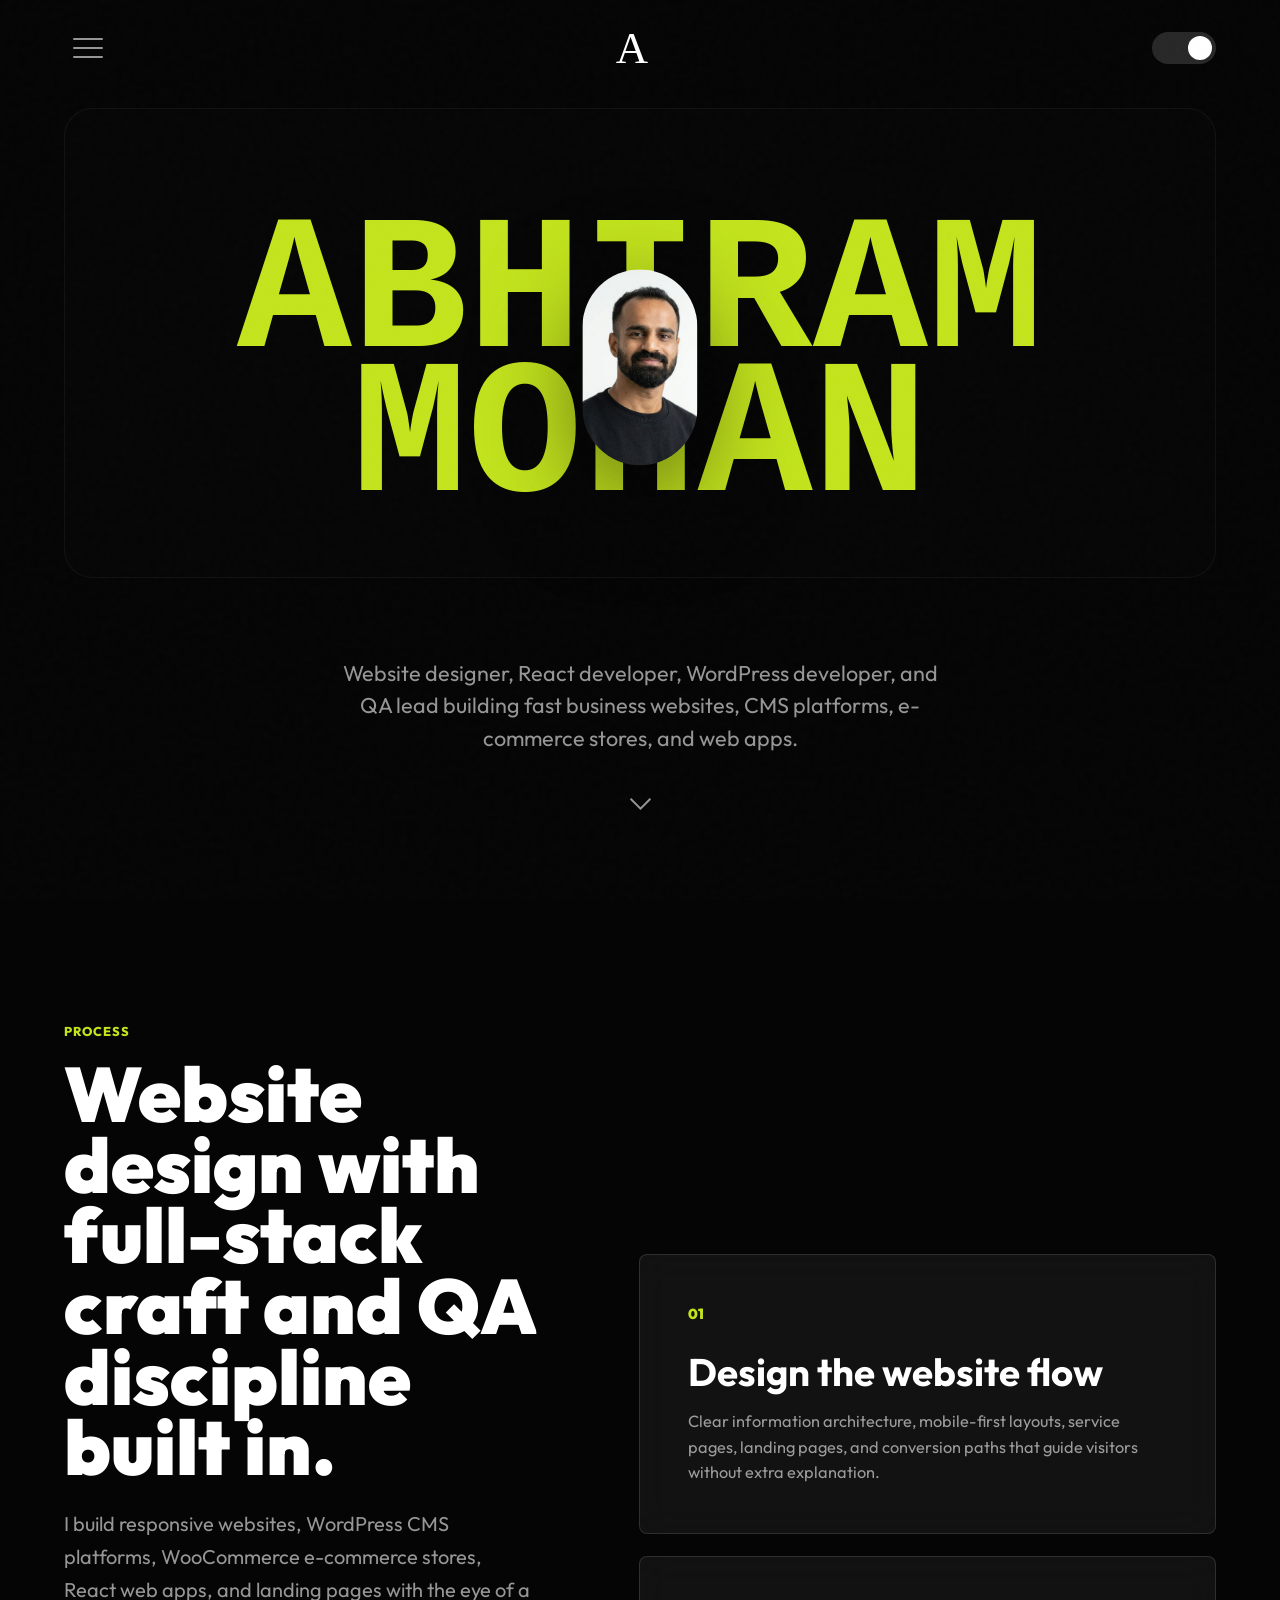
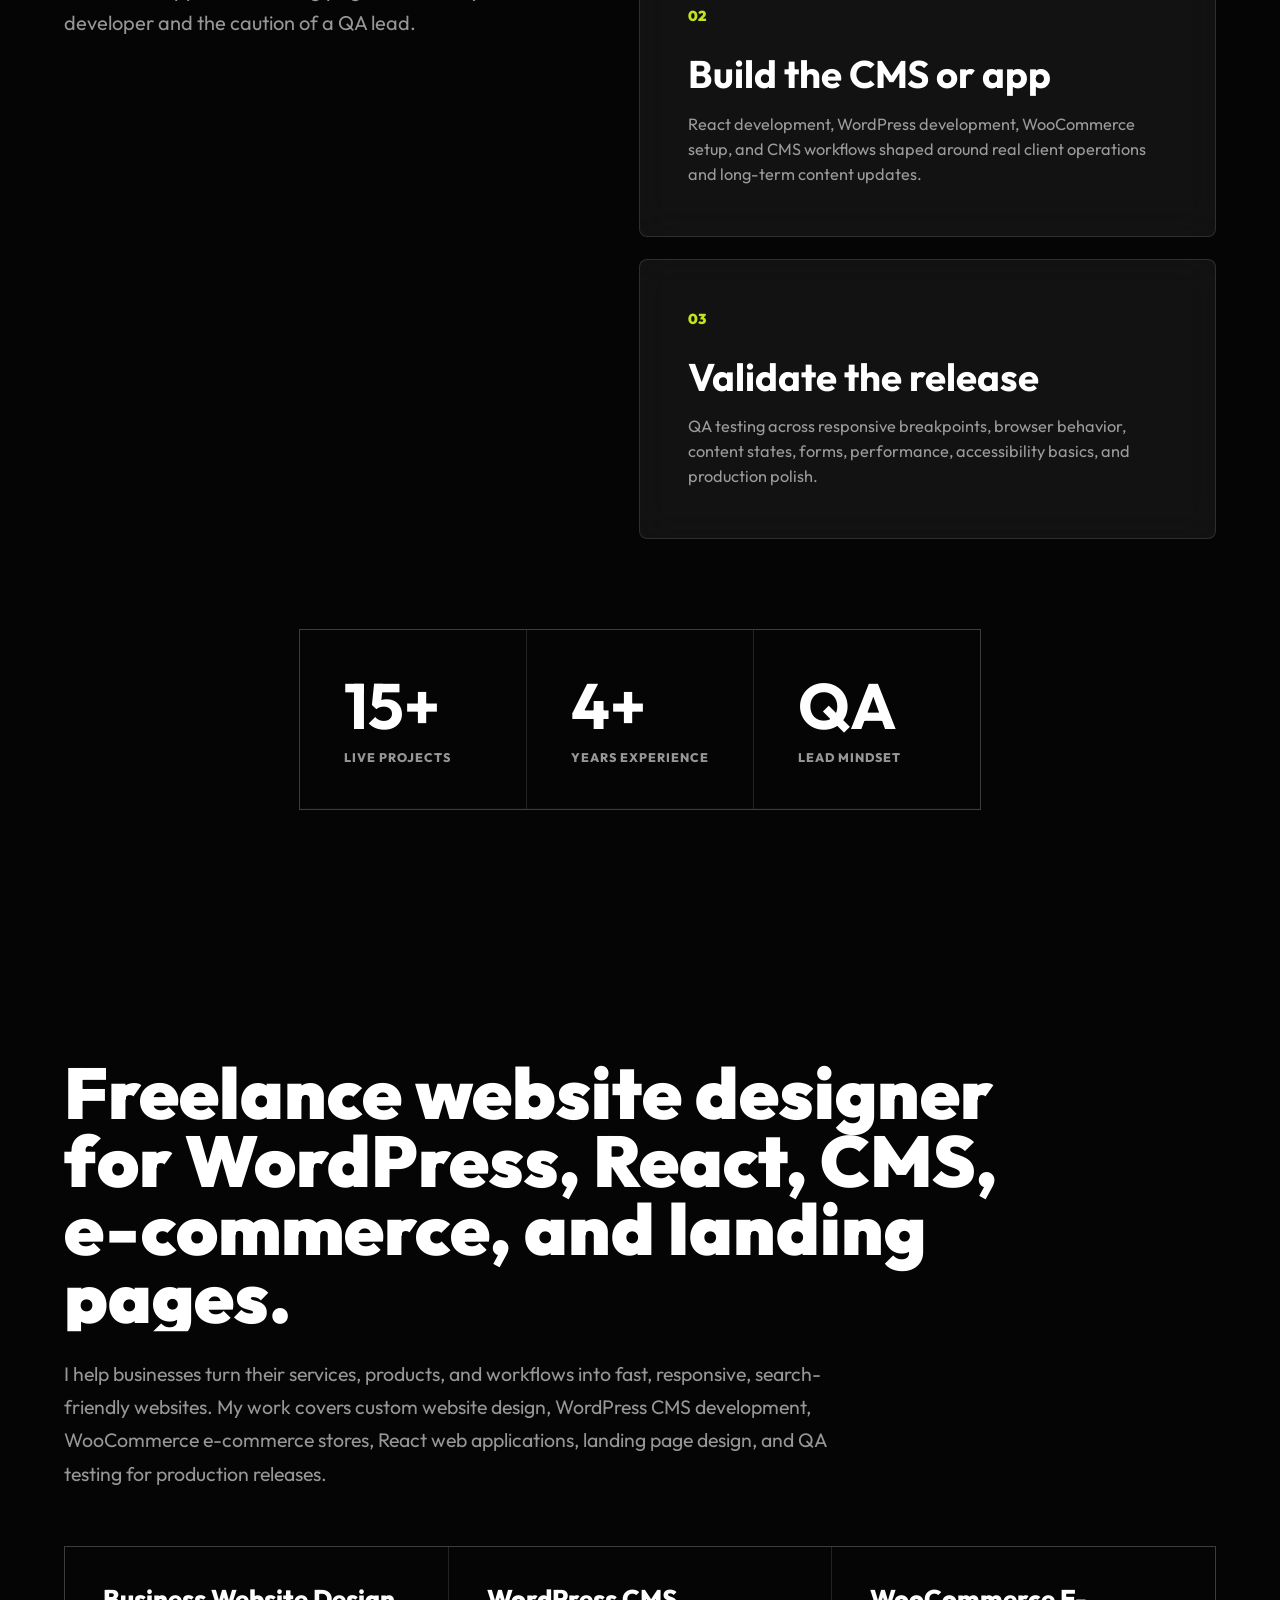
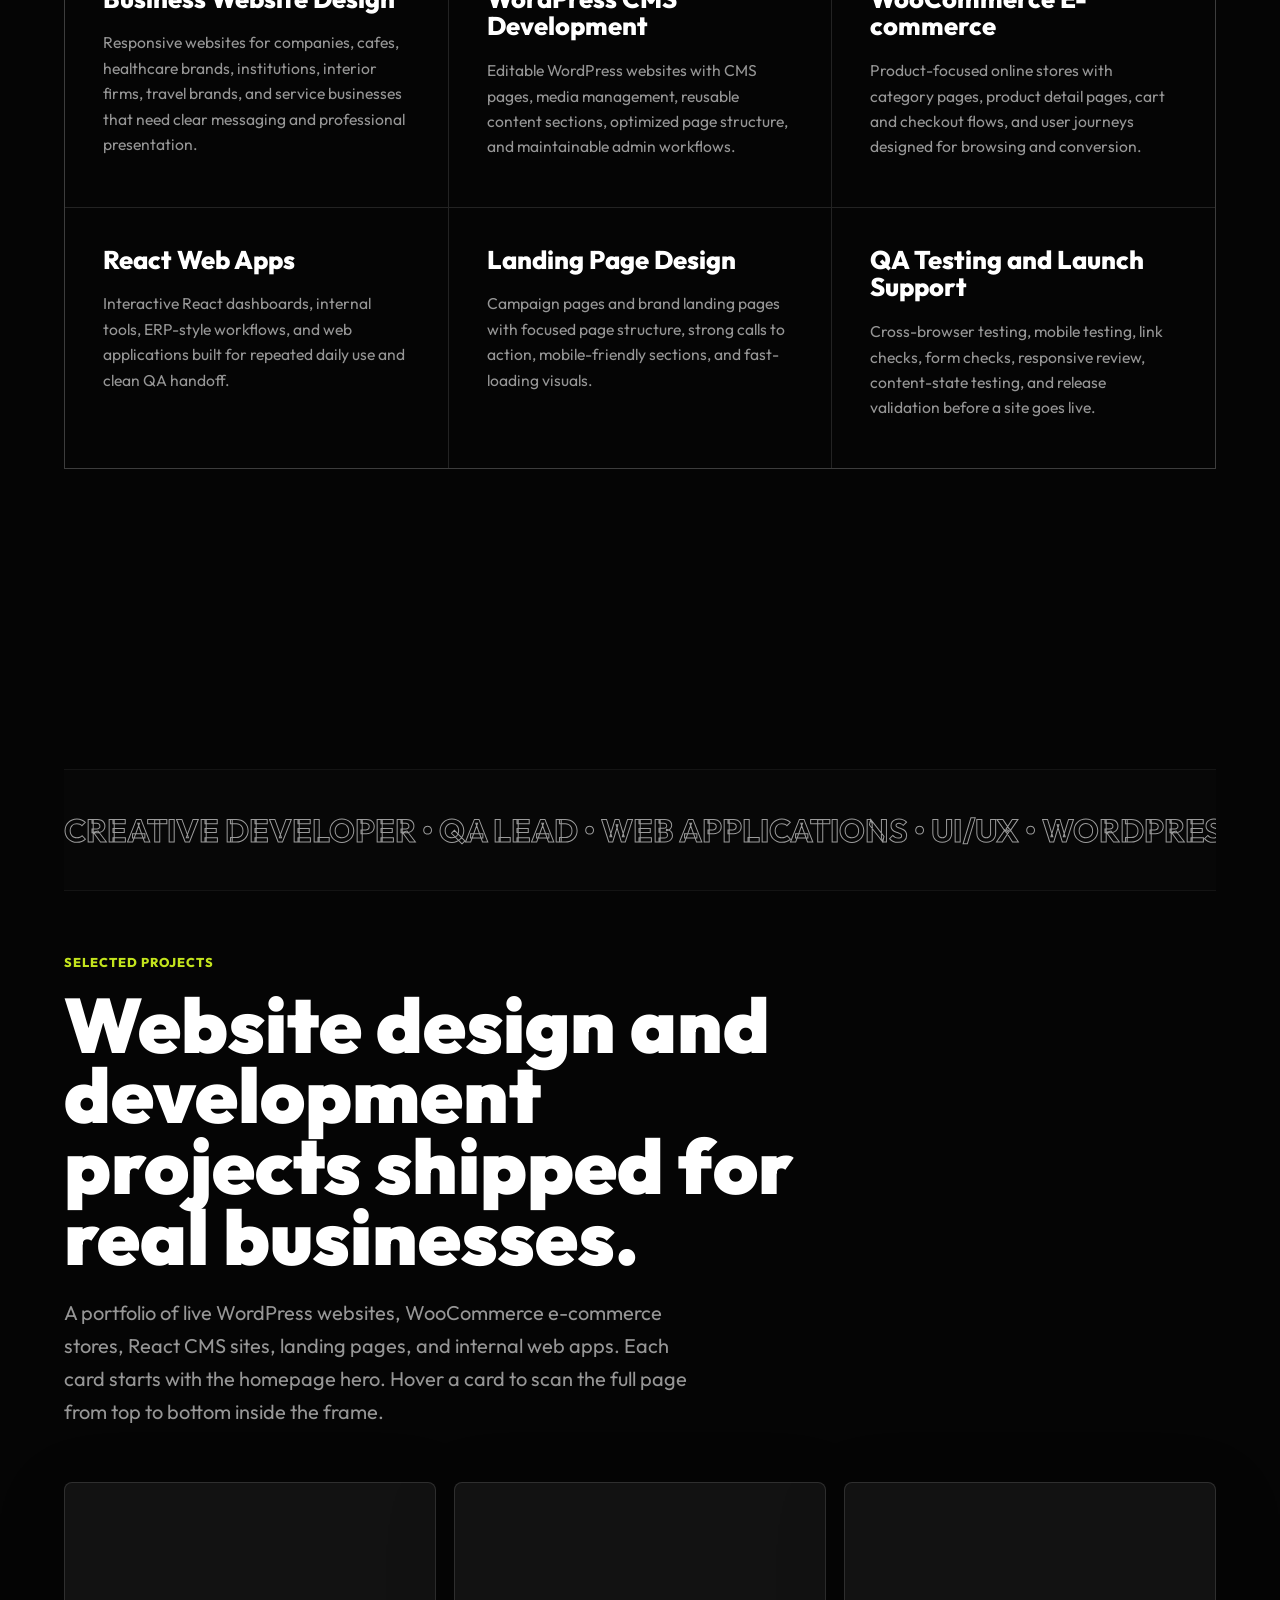
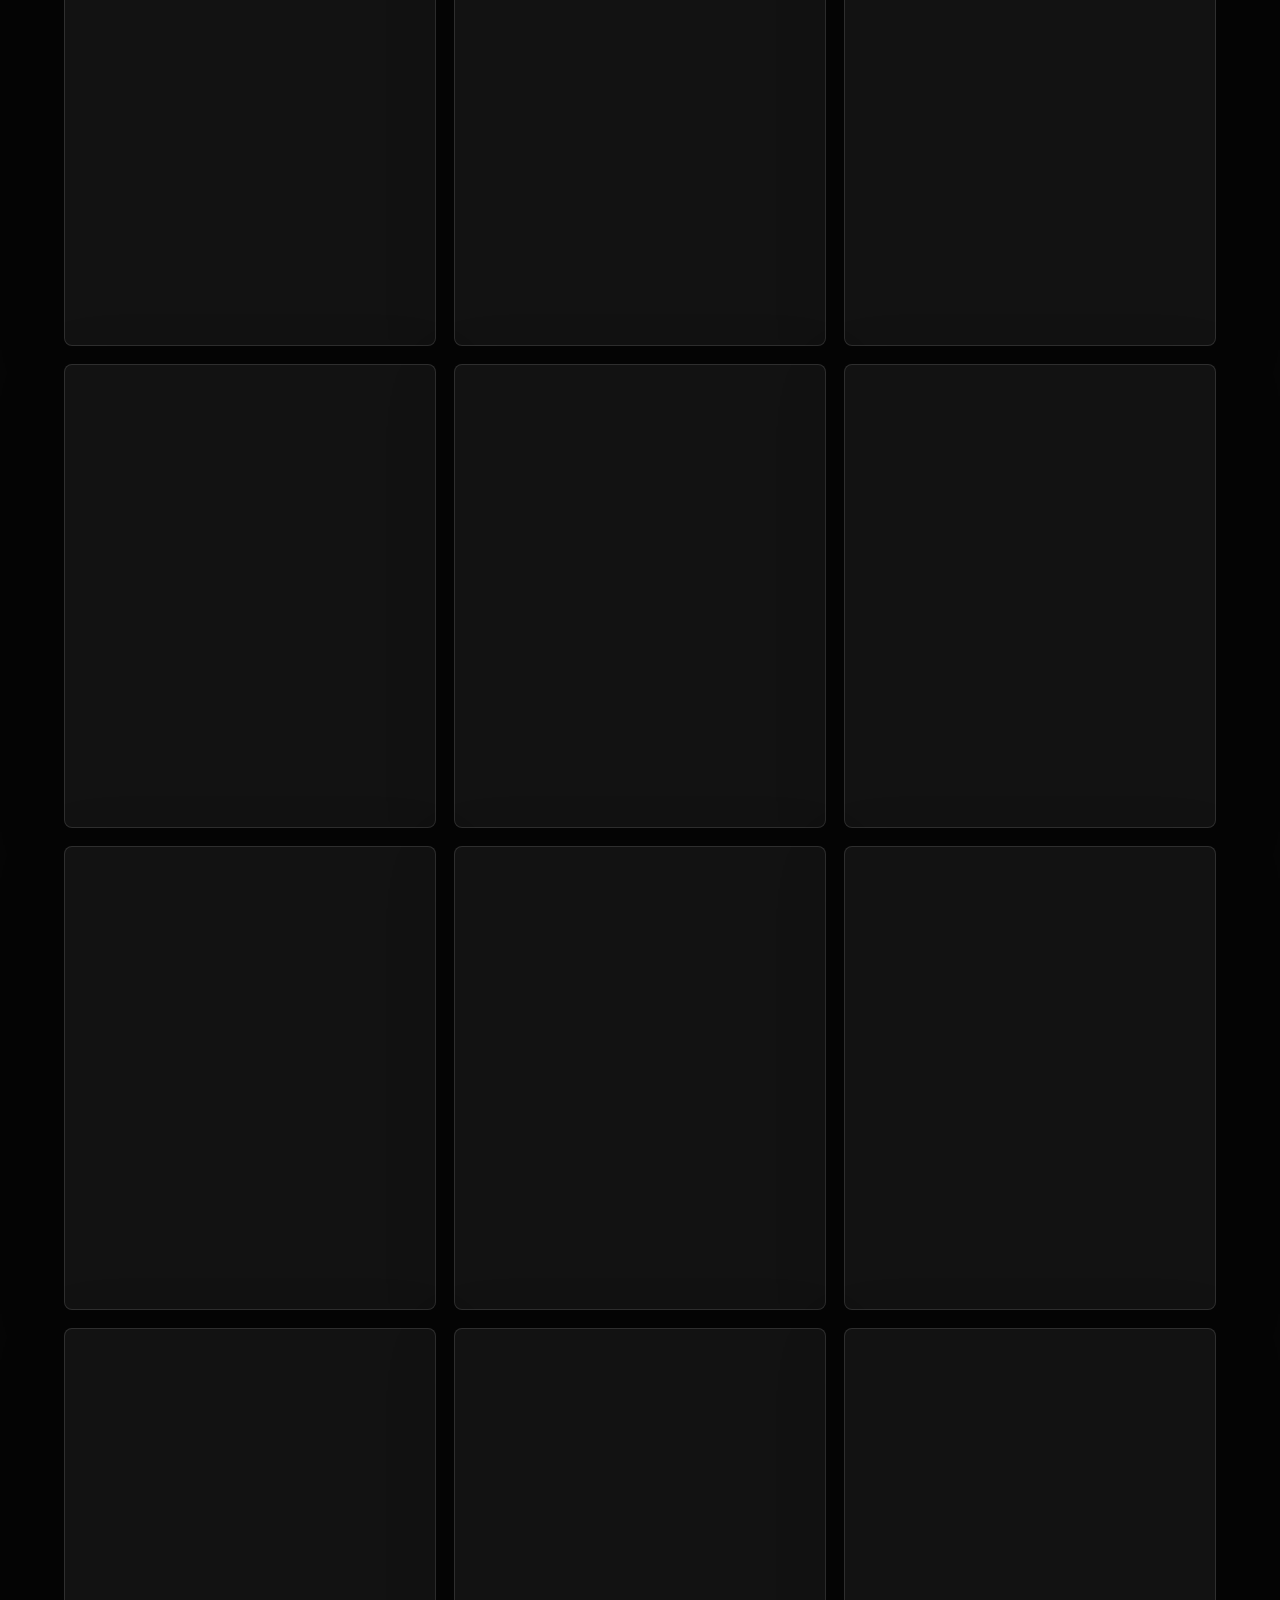
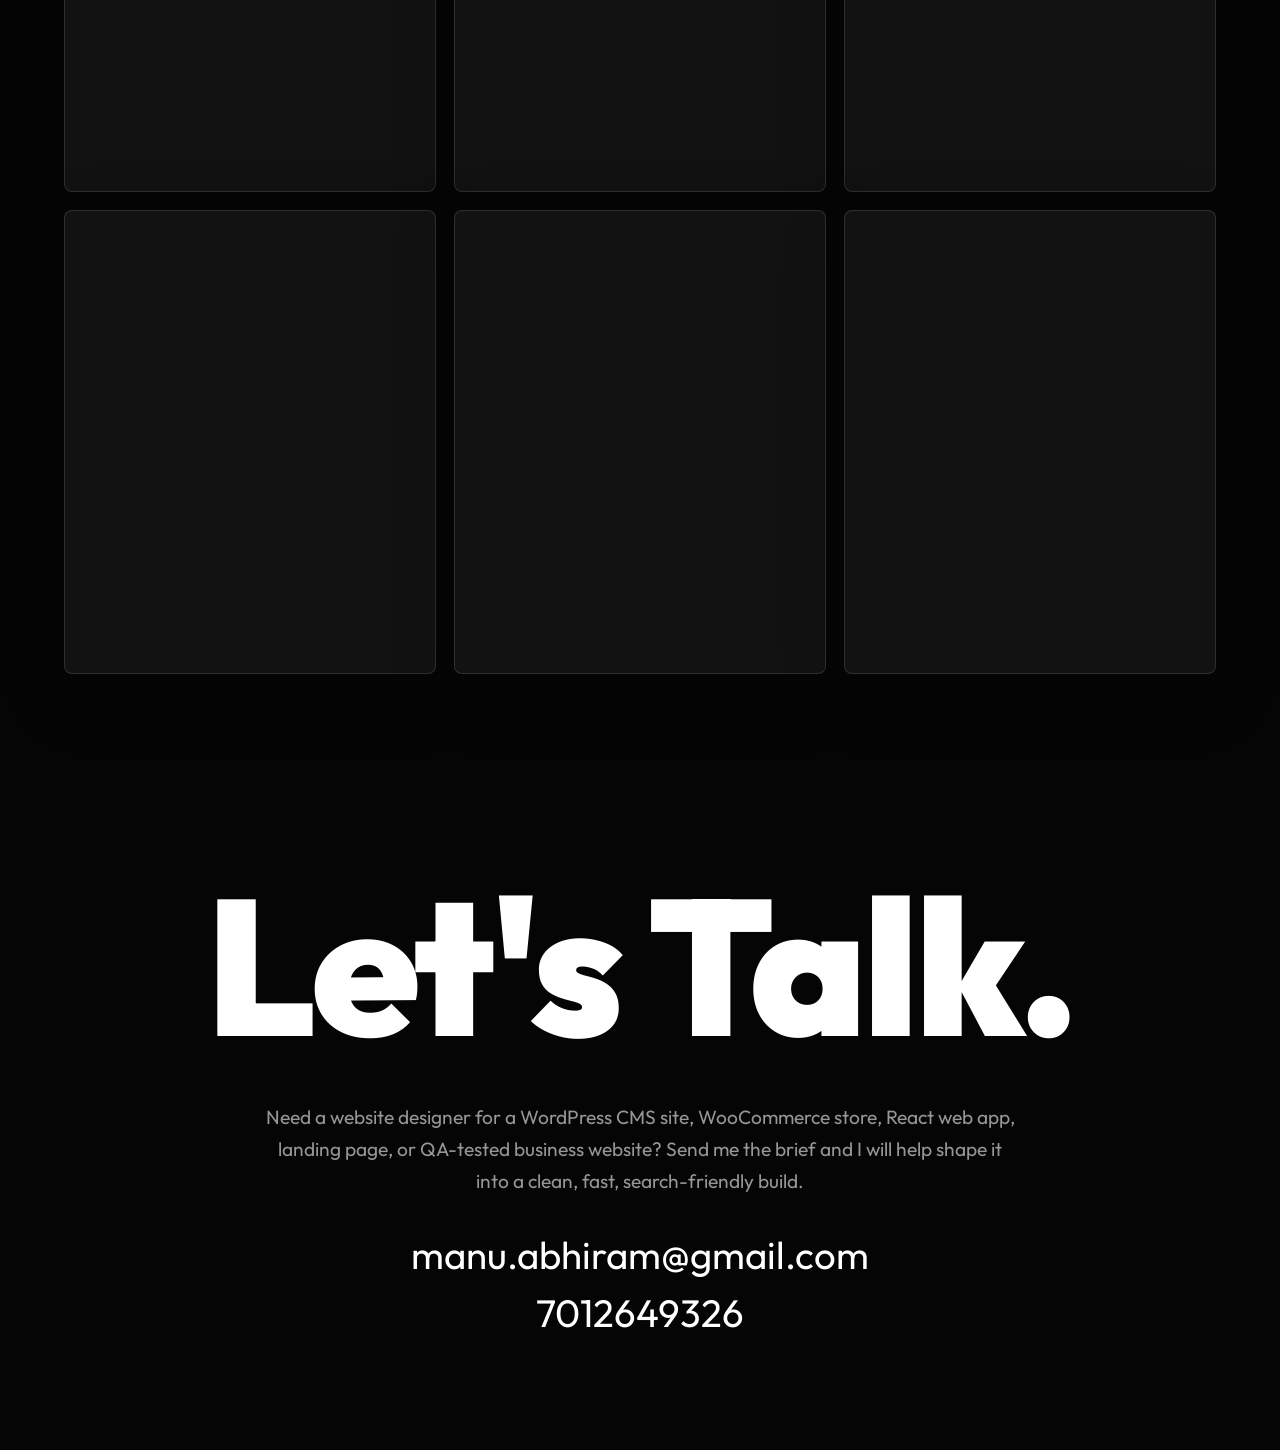
<file: index.html>
<!DOCTYPE html>
<html lang="en">
<head>
  <meta charset="UTF-8">
  <meta name="viewport" content="width=device-width, initial-scale=1.0">
  <title>Website Designer & Full-Stack Developer in Kerala | Abhiram P Mohan</title>
  <meta name="description" content="Portfolio of Abhiram P Mohan, a Kerala-based website designer, React developer, WordPress developer, WooCommerce specialist, and QA lead building fast CMS, e-commerce, landing page, and web app experiences.">
  <meta name="keywords" content="website designer Kerala, website developer Kerala, freelance web developer India, WordPress developer Kerala, WooCommerce developer, React developer Kerala, CMS website development, e-commerce website design, landing page designer, web app developer, QA lead, Abhiram P Mohan">
  <meta name="author" content="Abhiram P Mohan">
  <meta name="robots" content="index, follow, max-image-preview:large, max-snippet:-1, max-video-preview:-1">
  <meta name="googlebot" content="index, follow">
  <meta name="theme-color" content="#050505">
  <meta name="application-name" content="Abhiram P Mohan Portfolio">
  <meta name="apple-mobile-web-app-title" content="Abhiram P Mohan">
  <link rel="canonical" href="https://abhiram98920.github.io/Abhiram/">
  <link rel="alternate" href="https://abhiram98920.github.io/Abhiram/" hreflang="en-IN">
  <link rel="icon" href="assets/WhatsApp Image 2026-05-18 at 3.00.51 PM.jpeg" type="image/jpeg">
  <meta property="og:type" content="website">
  <meta property="og:locale" content="en_IN">
  <meta property="og:site_name" content="Abhiram P Mohan Portfolio">
  <meta property="og:title" content="Website Designer & Full-Stack Developer in Kerala | Abhiram P Mohan">
  <meta property="og:description" content="Website design, WordPress, WooCommerce, React, CMS, landing page, web app, and QA-led development portfolio by Abhiram P Mohan.">
  <meta property="og:url" content="https://abhiram98920.github.io/Abhiram/">
  <meta property="og:image" content="https://abhiram98920.github.io/Abhiram/assets/WhatsApp%20Image%202026-05-18%20at%203.00.51%20PM.jpeg">
  <meta property="og:image:alt" content="Abhiram P Mohan, website designer and full-stack developer">
  <meta name="twitter:card" content="summary_large_image">
  <meta name="twitter:title" content="Website Designer & Full-Stack Developer in Kerala | Abhiram P Mohan">
  <meta name="twitter:description" content="Portfolio of website design, React, WordPress, WooCommerce, CMS, e-commerce, landing pages, and QA-led web development projects.">
  <meta name="twitter:image" content="https://abhiram98920.github.io/Abhiram/assets/WhatsApp%20Image%202026-05-18%20at%203.00.51%20PM.jpeg">
  <link rel="preconnect" href="https://fonts.googleapis.com">
  <link rel="preconnect" href="https://fonts.gstatic.com" crossorigin>
  <link href="https://fonts.googleapis.com/css2?family=Outfit:wght@300;400;500;700;900&display=swap" rel="stylesheet">
  <link rel="stylesheet" href="css/style.css?v=hero-overlap-fix-1">
  <style>
    body {
      background: #050505;
      color: #fff;
      overflow-x: hidden;
    }

    .hero-signature {
      min-height: 100vh;
      padding: 120px 5% 80px;
      display: grid;
      grid-template-rows: minmax(0, 1fr) auto 42px;
      align-items: center;
      row-gap: 24px;
      overflow: hidden;
      position: relative;
    }

    .hero-signature::before {
      content: "";
      position: absolute;
      inset: 12% 5% auto;
      height: 52vh;
      border: 1px solid rgba(255, 255, 255, 0.12);
      border-radius: 28px;
      background: rgba(14, 15, 16, 0.42);
      pointer-events: none;
    }

    .hero-name-wrap {
      position: relative;
      width: min(1260px, 100%);
      margin: 0 auto;
      text-align: center;
      transform: translateY(-3vh);
    }

    .hero-name {
      position: relative;
      z-index: 1;
      color: #c3e41d;
      font-family: "Courier New", monospace;
      font-size: clamp(5rem, 15vw, 13rem);
      font-weight: 900;
      line-height: 0.75;
      letter-spacing: 0;
      text-transform: uppercase;
      white-space: nowrap;
    }

    .hero-line-break {
      display: block;
    }

    .blur-letter {
      display: inline-block;
    }

    .hero-portrait {
      position: absolute;
      z-index: 3;
      top: 50%;
      left: 50%;
      width: clamp(76px, 9vw, 132px);
      aspect-ratio: 0.59;
      border-radius: 999px;
      overflow: hidden;
      transform: translate(-50%, -50%);
      box-shadow: 0 30px 100px rgba(0, 0, 0, 0.55);
    }

    .hero-portrait img {
      width: 100%;
      height: 100%;
      object-fit: cover;
      display: block;
    }

    .hero-tagline {
      position: relative;
      z-index: 4;
      width: min(620px, calc(100% - 48px));
      margin: -4vh auto 0;
      color: rgba(255, 255, 255, 0.58);
      font-size: clamp(1rem, 2vw, 1.35rem);
      line-height: 1.5;
      text-align: center;
      transform: none;
      opacity: 1;
      filter: none;
      animation: none;
    }

    .scroll-cue {
      position: relative;
      left: auto;
      bottom: auto;
      margin: 0 auto;
      transform: none;
    }

    @media (max-width: 680px) {
      .hero-name {
        font-size: clamp(3.6rem, 20vw, 6.4rem);
      }

      .hero-name-wrap {
        transform: translateY(-2vh);
      }

      .hero-tagline {
        margin-top: -2vh;
      }

      .hero-signature::before {
        inset: 16% 4% auto;
        height: 45vh;
        border-radius: 18px;
      }

      .hero-portrait {
        width: 76px;
      }
    }
  </style>
  <script type="application/ld+json">
    {
      "@context": "https://schema.org",
      "@graph": [
        {
          "@type": "Person",
          "@id": "https://abhiram98920.github.io/Abhiram/#person",
          "name": "Abhiram P Mohan",
          "url": "https://abhiram98920.github.io/Abhiram/",
          "image": "https://abhiram98920.github.io/Abhiram/assets/WhatsApp%20Image%202026-05-18%20at%203.00.51%20PM.jpeg",
          "email": "mailto:manu.abhiram@gmail.com",
          "telephone": "+917012649326",
          "jobTitle": "Website Designer, Full-Stack Developer and QA Lead",
          "knowsAbout": [
            "Website Design",
            "Website Development",
            "React Development",
            "WordPress Development",
            "WooCommerce Development",
            "CMS Websites",
            "E-commerce Websites",
            "Landing Pages",
            "Web Applications",
            "Quality Assurance"
          ],
          "address": {
            "@type": "PostalAddress",
            "addressRegion": "Kerala",
            "addressCountry": "IN"
          }
        },
        {
          "@type": "ProfessionalService",
          "@id": "https://abhiram98920.github.io/Abhiram/#service",
          "name": "Abhiram P Mohan Website Design and Development",
          "url": "https://abhiram98920.github.io/Abhiram/",
          "image": "https://abhiram98920.github.io/Abhiram/assets/WhatsApp%20Image%202026-05-18%20at%203.00.51%20PM.jpeg",
          "description": "Website design, WordPress development, WooCommerce stores, React web apps, CMS websites, landing pages, and QA-led web development by Abhiram P Mohan.",
          "areaServed": ["Kerala", "India", "Worldwide"],
          "founder": {
            "@id": "https://abhiram98920.github.io/Abhiram/#person"
          },
          "serviceType": [
            "Website Design",
            "WordPress Development",
            "WooCommerce Development",
            "React Development",
            "CMS Website Development",
            "E-commerce Website Design",
            "Landing Page Design",
            "Web Application Development",
            "QA Testing"
          ]
        },
        {
          "@type": "WebSite",
          "@id": "https://abhiram98920.github.io/Abhiram/#website",
          "url": "https://abhiram98920.github.io/Abhiram/",
          "name": "Abhiram P Mohan Portfolio",
          "description": "Portfolio for website design, web development, WordPress, WooCommerce, React, CMS, e-commerce, landing page, and QA-led projects.",
          "publisher": {
            "@id": "https://abhiram98920.github.io/Abhiram/#person"
          },
          "inLanguage": "en-IN"
        },
        {
          "@type": "ItemList",
          "@id": "https://abhiram98920.github.io/Abhiram/#projects",
          "name": "Website Design and Development Projects",
          "itemListElement": [
            {"@type": "ListItem", "position": 1, "name": "Lucas e-commerce WordPress website", "url": "https://btians.com/clients/lucas/"},
            {"@type": "ListItem", "position": 2, "name": "Lucas landing page design", "url": "https://btians.com/clients/lucasbr/"},
            {"@type": "ListItem", "position": 3, "name": "KTL Interiors React CMS website", "url": "https://ktl-website-fhb1.vercel.app/"},
            {"@type": "ListItem", "position": 4, "name": "Wails Cafe CMS website", "url": "https://wails.cafe/"},
            {"@type": "ListItem", "position": 5, "name": "Team Tracker React ERP web app", "url": "https://qa-tracker-pro.vercel.app/"},
            {"@type": "ListItem", "position": 6, "name": "Parthasarathi WordPress CMS website", "url": "https://btians.com/clients/parthasarathy/"},
            {"@type": "ListItem", "position": 7, "name": "Lizzan Holidays React CMS website", "url": "https://abhiram98920.github.io/lizzan/"},
            {"@type": "ListItem", "position": 8, "name": "Claras e-commerce WordPress website", "url": "https://btians.com/clients/claras4/"},
            {"@type": "ListItem", "position": 9, "name": "Ayurhealth WordPress CMS website", "url": "https://btians.com/clients/Ayurnew/"},
            {"@type": "ListItem", "position": 10, "name": "Astra Health WordPress CMS website", "url": "https://btians.com/clients/astrahealth/"},
            {"@type": "ListItem", "position": 11, "name": "Hindustan WordPress CMS website", "url": "https://btians.com/clients/hpwp/"},
            {"@type": "ListItem", "position": 12, "name": "JM Tech India e-commerce WordPress website", "url": "https://btians.com/clients/jmtech/"},
            {"@type": "ListItem", "position": 13, "name": "Charukasera e-commerce WordPress website", "url": "https://btians.com/clients/ckasera/"},
            {"@type": "ListItem", "position": 14, "name": "SCGI WordPress CMS website", "url": "https://scgi.in/"},
            {"@type": "ListItem", "position": 15, "name": "MVGCVN WordPress CMS website", "url": "https://mvgcvn.com/"}
          ]
        }
      ]
    }
  </script>
</head>
<body>
  <!-- Grain/Noise Overlay -->
  <div class="noise-overlay"></div>

  <!-- Custom Cursor -->
  <div class="cursor-dot" id="cursor-dot"></div>
  <div class="cursor-outline" id="cursor-outline"></div>

  <!-- WebGL Background -->
  <canvas id="webgl-canvas"></canvas>

  <!-- Navigation -->
  <header class="site-header">
    <nav class="top-nav">
      <div class="nav-menu-wrap">
        <button class="menu-toggle icon-button" id="menu-toggle" type="button" aria-label="Open menu" aria-expanded="false">
          <span class="menu-icon"></span>
        </button>
        <div class="mini-menu" id="mini-menu" aria-hidden="true">
          <a href="#home" class="mini-menu-link active">Home</a>
          <a href="#about" class="mini-menu-link">About</a>
          <a href="#services" class="mini-menu-link">Services</a>
          <a href="#work" class="mini-menu-link">Projects</a>
          <a href="#contact" class="mini-menu-link">Contact</a>
        </div>
      </div>
      <a href="#home" class="signature-logo" aria-label="Abhiram home">A</a>
      <button class="theme-toggle" id="theme-toggle" type="button" aria-label="Toggle theme">
        <span></span>
      </button>
    </nav>
  </header>

  <main>
    <!-- Hero Section -->
    <section id="home" class="hero hero-signature">
      <div class="hero-name-wrap">
        <h1 class="hero-name" aria-label="Abhiram Mohan">
          <span class="blur-letter" style="--i: 1">A</span><span class="blur-letter" style="--i: 2">B</span><span class="blur-letter" style="--i: 3">H</span><span class="blur-letter" style="--i: 4">I</span><span class="blur-letter" style="--i: 5">R</span><span class="blur-letter" style="--i: 6">A</span><span class="blur-letter" style="--i: 7">M</span>
          <span class="hero-line-break"></span>
          <span class="blur-letter" style="--i: 8">M</span><span class="blur-letter" style="--i: 9">O</span><span class="blur-letter" style="--i: 10">H</span><span class="blur-letter" style="--i: 11">A</span><span class="blur-letter" style="--i: 12">N</span>
        </h1>
        <div class="hero-portrait">
          <img src="assets/WhatsApp Image 2026-05-18 at 3.00.51 PM.jpeg" alt="Abhiram P Mohan">
        </div>
      </div>
      <p class="hero-tagline blur-word">Website designer, React developer, WordPress developer, and QA lead building fast business websites, CMS platforms, e-commerce stores, and web apps.</p>
      <a href="#about" class="scroll-cue" aria-label="Scroll down">
        <span></span>
      </a>
    </section>

    <!-- About Section -->
    <section id="about" class="about scrolly-section">
      <div class="scrolly-shell">
        <div class="scrolly-sticky">
          <span class="section-kicker reveal-text">Process</span>
          <h2 class="scrolly-title reveal-text">Website design with full-stack craft and QA discipline built in.</h2>
          <p class="scrolly-copy reveal-text">I build responsive websites, WordPress CMS platforms, WooCommerce e-commerce stores, React web apps, and landing pages with the eye of a developer and the caution of a QA lead.</p>
        </div>
        <div class="story-steps">
          <article class="story-card reveal-elem">
            <span>01</span>
            <h3>Design the website flow</h3>
            <p>Clear information architecture, mobile-first layouts, service pages, landing pages, and conversion paths that guide visitors without extra explanation.</p>
          </article>
          <article class="story-card reveal-elem">
            <span>02</span>
            <h3>Build the CMS or app</h3>
            <p>React development, WordPress development, WooCommerce setup, and CMS workflows shaped around real client operations and long-term content updates.</p>
          </article>
          <article class="story-card reveal-elem">
            <span>03</span>
            <h3>Validate the release</h3>
            <p>QA testing across responsive breakpoints, browser behavior, content states, forms, performance, accessibility basics, and production polish.</p>
          </article>
        </div>
      </div>

      <div class="metrics-band">
        <div class="metric reveal-text">
          <strong>15+</strong>
          <span>Live projects</span>
        </div>
        <div class="metric reveal-text">
          <strong>4+</strong>
          <span>Years experience</span>
        </div>
        <div class="metric reveal-text">
          <strong>QA</strong>
          <span>Lead mindset</span>
        </div>
      </div>
    </section>

    <!-- Services Section -->
    <section id="services" class="seo-services">
      <div class="services-content">
        <span class="section-kicker reveal-text">Website Design Services</span>
        <h2 class="services-title reveal-text">Freelance website designer for WordPress, React, CMS, e-commerce, and landing pages.</h2>
        <p class="services-intro reveal-text">
          I help businesses turn their services, products, and workflows into fast, responsive, search-friendly websites. My work covers custom website design, WordPress CMS development, WooCommerce e-commerce stores, React web applications, landing page design, and QA testing for production releases.
        </p>
        <div class="services-grid">
          <article class="service-item reveal-elem">
            <h3>Business Website Design</h3>
            <p>Responsive websites for companies, cafes, healthcare brands, institutions, interior firms, travel brands, and service businesses that need clear messaging and professional presentation.</p>
          </article>
          <article class="service-item reveal-elem">
            <h3>WordPress CMS Development</h3>
            <p>Editable WordPress websites with CMS pages, media management, reusable content sections, optimized page structure, and maintainable admin workflows.</p>
          </article>
          <article class="service-item reveal-elem">
            <h3>WooCommerce E-commerce</h3>
            <p>Product-focused online stores with category pages, product detail pages, cart and checkout flows, and user journeys designed for browsing and conversion.</p>
          </article>
          <article class="service-item reveal-elem">
            <h3>React Web Apps</h3>
            <p>Interactive React dashboards, internal tools, ERP-style workflows, and web applications built for repeated daily use and clean QA handoff.</p>
          </article>
          <article class="service-item reveal-elem">
            <h3>Landing Page Design</h3>
            <p>Campaign pages and brand landing pages with focused page structure, strong calls to action, mobile-friendly sections, and fast-loading visuals.</p>
          </article>
          <article class="service-item reveal-elem">
            <h3>QA Testing and Launch Support</h3>
            <p>Cross-browser testing, mobile testing, link checks, form checks, responsive review, content-state testing, and release validation before a site goes live.</p>
          </article>
        </div>
      </div>
    </section>

    <!-- Work Section -->
    <section id="work" class="work">
      <div class="work-content">

        <!-- Scrolling Marquee Enhancement -->
        <div class="marquee-container">
          <div class="marquee-content">
            <span>Creative Developer &bull; QA Lead &bull; Web Applications &bull; UI/UX &bull; WordPress &bull; Next.js &bull; </span>
            <span>Creative Developer &bull; QA Lead &bull; Web Applications &bull; UI/UX &bull; WordPress &bull; Next.js &bull; </span>
          </div>
        </div>

        <div class="work-heading">
          <span class="section-kicker reveal-text">Selected Projects</span>
          <h2 class="work-title reveal-text">Website design and development projects shipped for real businesses.</h2>
          <p class="work-copy reveal-text">A portfolio of live WordPress websites, WooCommerce e-commerce stores, React CMS sites, landing pages, and internal web apps. Each card starts with the homepage hero. Hover a card to scan the full page from top to bottom inside the frame.</p>
        </div>
        <div class="project-grid">
          
          <a class="project-card project-featured reveal-elem" href="https://btians.com/clients/lucas/" target="_blank" rel="noopener noreferrer">
            <div class="project-visual">
              <img loading="lazy" decoding="async" class="project-shot project-shot-hero" src="assets/projects/lucas-hero.png" alt="Lucas homepage hero screenshot">
              <img loading="lazy" decoding="async" class="project-shot project-shot-full" src="assets/projects/lucas-full.png" alt="Lucas full homepage screenshot">
            </div>
            <div class="project-meta">
              <span>E-commerce / WordPress</span>
              <h3>Lucas</h3>
              <p>WooCommerce storefront with a polished shopping experience.</p>
            </div>
          </a>
          
          <a class="project-card reveal-elem" href="https://btians.com/clients/lucasbr/" target="_blank" rel="noopener noreferrer">
            <div class="project-visual">
              <img loading="lazy" decoding="async" class="project-shot project-shot-hero" src="assets/projects/lucas-landing-hero.png" alt="Lucas Landing Page homepage hero screenshot">
              <img loading="lazy" decoding="async" class="project-shot project-shot-full" src="assets/projects/lucas-landing-full.png" alt="Lucas Landing Page full homepage screenshot">
            </div>
            <div class="project-meta">
              <span>Landing Page</span>
              <h3>Lucas Landing Page</h3>
              <p>Focused landing page design for a product-led brand experience.</p>
            </div>
          </a>

          <a class="project-card reveal-elem" href="https://ktl-website-fhb1.vercel.app/" target="_blank" rel="noopener noreferrer">
            <div class="project-visual">
              <img loading="lazy" decoding="async" class="project-shot project-shot-hero" src="assets/projects/ktl-interiors-hero.png" alt="KTL Interiors homepage hero screenshot">
              <img loading="lazy" decoding="async" class="project-shot project-shot-full" src="assets/projects/ktl-interiors-full.png" alt="KTL Interiors full homepage screenshot">
            </div>
            <div class="project-meta">
              <span>React / CMS</span>
              <h3>KTL Interiors</h3>
              <p>React CMS website for an interiors brand with visual-first service presentation.</p>
            </div>
          </a>

          <a class="project-card reveal-elem" href="https://wails.cafe/" target="_blank" rel="noopener noreferrer">
            <div class="project-visual">
              <img loading="lazy" decoding="async" class="project-shot project-shot-hero" src="assets/projects/wails-cafe-hero.png" alt="Wails Cafe homepage hero screenshot">
              <img loading="lazy" decoding="async" class="project-shot project-shot-full" src="assets/projects/wails-cafe-full.png" alt="Wails Cafe full homepage screenshot">
            </div>
            <div class="project-meta">
              <span>CMS</span>
              <h3>Wails Cafe</h3>
              <p>CMS-powered cafe website focused on quick content updates.</p>
            </div>
          </a>

          <a class="project-card project-wide reveal-elem" href="https://qa-tracker-pro.vercel.app/" target="_blank" rel="noopener noreferrer">
            <div class="project-visual">
              <img loading="lazy" decoding="async" class="project-shot project-shot-hero" src="assets/projects/team-tracker-hero.png" alt="Team Tracker homepage hero screenshot">
              <img loading="lazy" decoding="async" class="project-shot project-shot-full" src="assets/projects/team-tracker-full.png" alt="Team Tracker full homepage screenshot">
            </div>
            <div class="project-meta">
              <span>React / Web App / ERP</span>
              <h3>Team Tracker for IT Company</h3>
              <p>Internal tracking platform for team workflows and QA visibility.</p>
            </div>
          </a>

          <a class="project-card reveal-elem" href="https://btians.com/clients/parthasarathy/" target="_blank" rel="noopener noreferrer">
            <div class="project-visual">
              <img loading="lazy" decoding="async" class="project-shot project-shot-hero" src="assets/projects/parthasarathi-hero.png" alt="Parthasarathi homepage hero screenshot">
              <img loading="lazy" decoding="async" class="project-shot project-shot-full" src="assets/projects/parthasarathi-full.png" alt="Parthasarathi full homepage screenshot">
            </div>
            <div class="project-meta">
              <span>CMS / WordPress</span>
              <h3>Parthasarathi</h3>
              <p>WordPress CMS website designed for structured business content and easy updates.</p>
            </div>
          </a>

          <a class="project-card reveal-elem" href="https://abhiram98920.github.io/lizzan/" target="_blank" rel="noopener noreferrer">
            <div class="project-visual">
              <img loading="lazy" decoding="async" class="project-shot project-shot-hero" src="assets/projects/lizzan-holidays-hero.png" alt="Lizzan Holidays homepage hero screenshot">
              <img loading="lazy" decoding="async" class="project-shot project-shot-full" src="assets/projects/lizzan-holidays-full.png" alt="Lizzan Holidays full homepage screenshot">
            </div>
            <div class="project-meta">
              <span>React / CMS</span>
              <h3>Lizzan Holidays</h3>
              <p>React CMS website for a travel brand with destination-focused content sections.</p>
            </div>
          </a>

          <a class="project-card reveal-elem" href="https://btians.com/clients/claras4/" target="_blank" rel="noopener noreferrer">
            <div class="project-visual">
              <img loading="lazy" decoding="async" class="project-shot project-shot-hero" src="assets/projects/claras-hero.png" alt="Claras homepage hero screenshot">
              <img loading="lazy" decoding="async" class="project-shot project-shot-full" src="assets/projects/claras-full.png" alt="Claras full homepage screenshot">
            </div>
            <div class="project-meta">
              <span>E-commerce / WordPress</span>
              <h3>Claras</h3>
              <p>WooCommerce e-commerce website for online product browsing and sales.</p>
            </div>
          </a>

          <a class="project-card reveal-elem" href="https://btians.com/clients/Ayurnew/" target="_blank" rel="noopener noreferrer">
            <div class="project-visual">
              <img loading="lazy" decoding="async" class="project-shot project-shot-hero" src="assets/projects/ayurhealth-hero.png" alt="Ayurhealth homepage hero screenshot">
              <img loading="lazy" decoding="async" class="project-shot project-shot-full" src="assets/projects/ayurhealth-full.png" alt="Ayurhealth full homepage screenshot">
            </div>
            <div class="project-meta">
              <span>CMS / WordPress</span>
              <h3>Ayurhealth</h3>
              <p>Healthcare WordPress CMS website with clear service and trust-building content.</p>
            </div>
          </a>

          <a class="project-card reveal-elem" href="https://btians.com/clients/astrahealth/" target="_blank" rel="noopener noreferrer">
            <div class="project-visual">
              <img loading="lazy" decoding="async" class="project-shot project-shot-hero" src="assets/projects/astra-health-hero.png" alt="Astra Health homepage hero screenshot">
              <img loading="lazy" decoding="async" class="project-shot project-shot-full" src="assets/projects/astra-health-full.png" alt="Astra Health full homepage screenshot">
            </div>
            <div class="project-meta">
              <span>CMS / WordPress</span>
              <h3>Astra Health</h3>
              <p>Medical CMS website built for service discovery and patient-focused content.</p>
            </div>
          </a>

          <a class="project-card reveal-elem" href="https://btians.com/clients/hpwp/" target="_blank" rel="noopener noreferrer">
            <div class="project-visual">
              <img loading="lazy" decoding="async" class="project-shot project-shot-hero" src="assets/projects/hindustan-hero.png" alt="Hindustan homepage hero screenshot">
              <img loading="lazy" decoding="async" class="project-shot project-shot-full" src="assets/projects/hindustan-full.png" alt="Hindustan full homepage screenshot">
            </div>
            <div class="project-meta">
              <span>CMS / WordPress</span>
              <h3>Hindustan</h3>
              <p>WordPress CMS website for a business brand with maintainable page content.</p>
            </div>
          </a>

          <a class="project-card reveal-elem" href="https://btians.com/clients/jmtech/" target="_blank" rel="noopener noreferrer">
            <div class="project-visual">
              <img loading="lazy" decoding="async" class="project-shot project-shot-hero" src="assets/projects/jm-tech-hero.png" alt="JM Tech India Pvt Ltd homepage hero screenshot">
              <img loading="lazy" decoding="async" class="project-shot project-shot-full" src="assets/projects/jm-tech-full.png" alt="JM Tech India Pvt Ltd full homepage screenshot">
            </div>
            <div class="project-meta">
              <span>E-commerce / WordPress</span>
              <h3>JM Tech India Pvt Ltd</h3>
              <p>E-commerce WordPress website with product-led structure and business credibility.</p>
            </div>
          </a>

          <a class="project-card reveal-elem" href="https://btians.com/clients/ckasera/" target="_blank" rel="noopener noreferrer">
            <div class="project-visual">
              <img loading="lazy" decoding="async" class="project-shot project-shot-hero" src="assets/projects/charukasera-hero.png" alt="Charukasera homepage hero screenshot">
              <img loading="lazy" decoding="async" class="project-shot project-shot-full" src="assets/projects/charukasera-full.png" alt="Charukasera full homepage screenshot">
            </div>
            <div class="project-meta">
              <span>E-commerce / WordPress</span>
              <h3>Charukasera</h3>
              <p>WooCommerce website for furniture products, categories, and shopping journeys.</p>
            </div>
          </a>

          <a class="project-card reveal-elem" href="https://scgi.in/" target="_blank" rel="noopener noreferrer">
            <div class="project-visual">
              <img loading="lazy" decoding="async" class="project-shot project-shot-hero" src="assets/projects/scgi-hero.png" alt="SCGI homepage hero screenshot">
              <img loading="lazy" decoding="async" class="project-shot project-shot-full" src="assets/projects/scgi-full.png" alt="SCGI full homepage screenshot">
            </div>
            <div class="project-meta">
              <span>CMS / WordPress</span>
              <h3>SCGI</h3>
              <p>Institution CMS website with admission-focused content and lead capture flow.</p>
            </div>
          </a>

          <a class="project-card reveal-elem" href="https://mvgcvn.com/" target="_blank" rel="noopener noreferrer">
            <div class="project-visual">
              <img loading="lazy" decoding="async" class="project-shot project-shot-hero" src="assets/projects/mvgcvn-hero.png" alt="MVGCVN homepage hero screenshot">
              <img loading="lazy" decoding="async" class="project-shot project-shot-full" src="assets/projects/mvgcvn-full.png" alt="MVGCVN full homepage screenshot">
            </div>
            <div class="project-meta">
              <span>CMS / WordPress</span>
              <h3>MVGCVN</h3>
              <p>WordPress CMS website for a heritage and wellness brand with rich visual storytelling.</p>
            </div>
          </a>

        </div>
      </div>
    </section>

    <!-- Contact Section -->
    <section id="contact" class="contact">
      <div class="contact-content">
        <h2 class="huge-title">Let's Talk.</h2>
        <p class="contact-seo-copy reveal-text">Need a website designer for a WordPress CMS site, WooCommerce store, React web app, landing page, or QA-tested business website? Send me the brief and I will help shape it into a clean, fast, search-friendly build.</p>
        <div class="contact-info">
          <a href="mailto:manu.abhiram@gmail.com" class="contact-link">manu.abhiram@gmail.com</a>
          <a href="tel:+917012649326" class="contact-link">7012649326</a>
        </div>
        <div class="social-links reveal-text">
          <a href="#">LinkedIn</a>
          <a href="#">GitHub</a>
          <a href="#">Twitter</a>
        </div>
      </div>
    </section>
  </main>

  <!-- Libraries -->
  <!-- Custom JS -->
  <script src="js/main.js?v=scroll-fix-1"></script>
  <script>
    (() => {
      const menuToggle = document.getElementById('menu-toggle');
      const miniMenu = document.getElementById('mini-menu');
      const themeToggle = document.getElementById('theme-toggle');
      const links = document.querySelectorAll('.mini-menu-link');

      const setMenuState = (isOpen) => {
        if (!menuToggle || !miniMenu) return;
        menuToggle.classList.toggle('is-open', isOpen);
        miniMenu.classList.toggle('is-open', isOpen);
        menuToggle.setAttribute('aria-expanded', String(isOpen));
        miniMenu.setAttribute('aria-hidden', String(!isOpen));
      };

      menuToggle?.addEventListener('click', (event) => {
        event.stopPropagation();
        setMenuState(!miniMenu?.classList.contains('is-open'));
      });

      themeToggle?.addEventListener('click', () => {
        document.body.classList.toggle('light-theme');
      });

      links.forEach((link) => link.addEventListener('click', () => setMenuState(false)));

      document.addEventListener('click', (event) => {
        if (!miniMenu || !menuToggle) return;
        if (!miniMenu.contains(event.target) && !menuToggle.contains(event.target)) {
          setMenuState(false);
        }
      });

      document.querySelectorAll('.project-card').forEach((card) => {
        card.addEventListener('mouseenter', () => card.classList.add('is-previewing'));
        card.addEventListener('mouseleave', () => card.classList.remove('is-previewing'));
        card.addEventListener('focus', () => card.classList.add('is-previewing'));
        card.addEventListener('blur', () => card.classList.remove('is-previewing'));
      });

      window.portfolioInlineInteractionsReady = true;
    })();
  </script>
</body>
</html>
</file>
<file: css/style.css>
/* ===== CSS Reset & Variables ===== */
* {
  margin: 0;
  padding: 0;
  box-sizing: border-box;
  cursor: none; /* Hide default cursor */
}

:root {
  --bg-color: #030303;
  --text-primary: #ffffff;
  --text-secondary: rgba(255, 255, 255, 0.6);
  --accent-color: #00e5ff;
  --bento-bg: rgba(255, 255, 255, 0.02);
  --bento-border: rgba(255, 255, 255, 0.05);
  
  --font-main: 'Outfit', sans-serif;
}

body {
  background-color: var(--bg-color);
  color: var(--text-primary);
  font-family: var(--font-main);
  overflow-x: hidden;
  -webkit-font-smoothing: antialiased;
}

/* ===== Noise Overlay ===== */
.noise-overlay {
  position: fixed;
  top: 0;
  left: 0;
  width: 100vw;
  height: 100vh;
  pointer-events: none;
  z-index: 9999;
  opacity: 0.03;
  background-image: url("data:image/svg+xml,%3Csvg viewBox='0 0 200 200' xmlns='http://www.w3.org/2000/svg'%3E%3Cfilter id='noiseFilter'%3E%3CfeTurbulence type='fractalNoise' baseFrequency='0.65' numOctaves='3' stitchTiles='stitch'/%3E%3C/filter%3E%3Crect width='100%25' height='100%25' filter='url(%23noiseFilter)'/%3E%3C/svg%3E");
}

/* ===== Custom Cursor ===== */
.cursor-dot {
  position: fixed;
  top: 0;
  left: 0;
  width: 6px;
  height: 6px;
  background-color: var(--accent-color);
  border-radius: 50%;
  pointer-events: none;
  z-index: 9999;
  transform: translate(-50%, -50%);
}

.cursor-outline {
  position: fixed;
  top: 0;
  left: 0;
  width: 40px;
  height: 40px;
  border: 1px solid rgba(255, 255, 255, 0.3);
  border-radius: 50%;
  pointer-events: none;
  z-index: 9998;
  transform: translate(-50%, -50%);
  transition: width 0.2s, height 0.2s, border-color 0.2s;
}

.cursor-hover {
  width: 60px;
  height: 60px;
  border-color: rgba(0, 229, 255, 0.8);
  background-color: rgba(0, 229, 255, 0.1);
  backdrop-filter: blur(2px);
}

/* ===== WebGL Canvas ===== */
#webgl-canvas {
  position: fixed;
  top: 0;
  left: 0;
  width: 100vw;
  height: 100vh;
  z-index: -1;
  pointer-events: none;
}

/* ===== Navigation ===== */
.navbar {
  position: fixed;
  top: 0;
  left: 0;
  width: 100%;
  padding: 30px 5%;
  display: flex;
  justify-content: space-between;
  align-items: center;
  z-index: 100;
  background: linear-gradient(to bottom, rgba(5,5,5,1) 0%, rgba(5,5,5,0) 100%);
  backdrop-filter: blur(5px);
  -webkit-backdrop-filter: blur(5px);
}

.logo {
  font-size: 1.5rem;
  font-weight: 900;
  letter-spacing: -1px;
}

.menu-toggle {
  font-size: 1rem;
  font-weight: 500;
  text-transform: uppercase;
  letter-spacing: 1px;
  position: relative;
}

.menu-toggle::after {
  content: '';
  position: absolute;
  bottom: -4px;
  left: 0;
  width: 100%;
  height: 1px;
  background-color: var(--text-primary);
  transform: scaleX(0);
  transform-origin: right;
  transition: transform 0.4s ease;
}

.menu-toggle:hover::after {
  transform: scaleX(1);
  transform-origin: left;
}

/* ===== Overlay Menu ===== */
.overlay-menu {
  position: fixed;
  top: 0;
  left: 0;
  width: 100%;
  height: 100vh;
  background-color: var(--bg-color);
  z-index: 1000;
  display: flex;
  flex-direction: column;
  justify-content: center;
  align-items: center;
  clip-path: circle(0% at 100% 0%);
  transition: clip-path 0.8s cubic-bezier(0.77, 0, 0.175, 1);
}

.overlay-menu.active {
  clip-path: circle(150% at 100% 0%);
}

.menu-close {
  position: absolute;
  top: 40px;
  right: 5%;
  font-size: 1rem;
  text-transform: uppercase;
  letter-spacing: 1px;
}

.menu-links {
  list-style: none;
  text-align: center;
}

.menu-link {
  font-size: clamp(3rem, 8vw, 6rem);
  font-weight: 900;
  color: transparent;
  -webkit-text-stroke: 1px var(--text-secondary);
  text-decoration: none;
  line-height: 1.2;
  transition: color 0.4s;
  display: inline-block;
  margin: 10px 0;
}

.menu-link:hover {
  color: var(--text-primary);
  -webkit-text-stroke: 0px;
}

/* ===== Typography Layout & Sections ===== */
section {
  padding: 50px 5%;
  display: flex;
  flex-direction: column;
  justify-content: center;
  position: relative;
}

.reveal-text {
  opacity: 0;
  transform: translateY(24px);
  transition: opacity 0.6s ease, transform 0.6s ease;
  clip-path: polygon(0 0, 100% 0, 100% 100%, 0% 100%);
}

.reveal-elem {
  opacity: 0;
  transform: translateY(40px);
  transition: opacity 0.65s ease, transform 0.65s ease;
}

.reveal-text.is-visible,
.reveal-elem.is-visible {
  opacity: 1;
  transform: translateY(0);
}

/* ===== Hero ===== */
.hero {
  padding-top: 150px; /* Space for navbar */
}

.hero-content {
  margin-top: 0;
  margin-bottom: 5vh;
}

.hero-subtitle {
  font-size: 1.2rem;
  text-transform: uppercase;
  letter-spacing: 4px;
  color: var(--text-secondary);
  margin-bottom: 30px;
}

.hero-badges {
  display: flex;
  gap: 15px;
  margin-bottom: 50px;
}

.tech-badge {
  padding: 8px 16px;
  border-radius: 20px;
  font-size: 0.8rem;
  text-transform: uppercase;
  letter-spacing: 1px;
  border: 1px solid rgba(255,255,255,0.1);
  background: rgba(255,255,255,0.03);
  backdrop-filter: blur(4px);
  color: var(--text-secondary);
  transition: all 0.3s ease;
}

.tech-badge:hover {
  border-color: rgba(0, 229, 255, 0.5);
  color: var(--accent-color);
  box-shadow: 0 0 15px rgba(0, 229, 255, 0.2);
  transform: translateY(-2px);
}

.availability-badge {
  display: inline-flex;
  align-items: center;
  gap: 8px;
  padding: 8px 16px;
  border-radius: 30px;
  border: 1px solid rgba(0, 255, 128, 0.3);
  background: rgba(0, 255, 128, 0.05);
  color: #00ff80;
  font-size: 0.8rem;
  font-weight: 600;
  text-transform: uppercase;
  letter-spacing: 1px;
  margin-bottom: 30px;
}

.availability-badge .dot {
  width: 8px;
  height: 8px;
  background-color: #00ff80;
  border-radius: 50%;
  box-shadow: 0 0 8px #00ff80;
  animation: pulse-dot 2s infinite;
}

@keyframes pulse-dot {
  0% { transform: scale(0.95); box-shadow: 0 0 0 0 rgba(0, 255, 128, 0.7); }
  70% { transform: scale(1); box-shadow: 0 0 0 6px rgba(0, 255, 128, 0); }
  100% { transform: scale(0.95); box-shadow: 0 0 0 0 rgba(0, 255, 128, 0); }
}

.hero-title span {
  display: block;
}

.highlight-text {
  color: #00e5ff;
  text-shadow: 0 0 20px rgba(0, 229, 255, 0.3);
}

.hero-flex {
  display: flex;
  align-items: flex-start;
  justify-content: space-between;
  gap: 50px;
}

.hero-text-area {
  flex: 1;
}

.hero-image-avatar {
  flex: 0 0 clamp(200px, 20vw, 350px);
  position: relative;
  border-radius: 50%;
  padding: 10px;
  background: rgba(255,255,255,0.02);
  border: 1px solid rgba(255,255,255,0.05);
}

.avatar-img {
  width: 100%;
  height: auto;
  border-radius: 50%;
  filter: grayscale(100%) contrast(1.1);
  transition: filter 0.4s ease, border-radius 0.4s ease;
  z-index: 2;
  position: relative;
  aspect-ratio: 1 / 1;
  object-fit: cover;
}

.hero-image-avatar:hover .avatar-img {
  filter: grayscale(0%) contrast(1.05);
}

.circular-text {
  position: absolute;
  top: -20px;
  left: -20px;
  width: calc(100% + 40px);
  height: calc(100% + 40px);
  z-index: 3;
  pointer-events: none;
}

.circular-text svg {
  width: 100%;
  height: 100%;
  color: var(--text-secondary);
  font-family: 'Outfit', sans-serif;
  font-size: 16px;
  font-weight: 600;
  letter-spacing: 4px;
  transform: rotate(-90deg);
}

@keyframes rotate-text {
  from { transform: rotate(0deg); }
  to { transform: rotate(360deg); }
}

.hero-title {
  font-size: clamp(3.5rem, 9vw, 9rem);
  font-weight: 900;
  line-height: 0.9;
  letter-spacing: -2px;
  text-transform: uppercase;
  display: flex;
  flex-direction: column;
}

.hero-bottom {
  display: flex;
  justify-content: space-between;
  align-items: flex-end;
  margin-top: 40px;
}

.hero-desc {
  max-width: 400px;
  font-size: 1.1rem;
  color: var(--text-secondary);
  line-height: 1.6;
}

.scroll-down {
  font-size: 0.9rem;
  text-transform: uppercase;
  letter-spacing: 1px;
  text-decoration: none;
  color: var(--text-primary);
  border-bottom: 1px solid var(--text-secondary);
  padding-bottom: 4px;
}

/* ===== About ===== */
.about-content {
  max-width: 1200px;
  width: 100%;
  margin: 0 auto;
}

.section-title {
  font-size: 1rem;
  text-transform: uppercase;
  letter-spacing: 2px;
  color: var(--text-secondary);
  margin-bottom: 40px;
}

.about-text {
  font-size: clamp(1.2rem, 3vw, 2rem);
  line-height: 1.5;
  font-weight: 500;
  margin-bottom: 50px;
  color: var(--text-secondary);
}

.about-text:first-of-type {
  color: var(--text-primary);
}

.about-flex {
  display: flex;
  align-items: flex-start;
  gap: 80px;
  margin-bottom: 60px;
}

.about-text-content {
  flex: 1;
}

.about-image-wrapper {
  flex: 0 0 280px;
  position: sticky;
  top: 150px;
  border-radius: 24px;
  padding: 10px;
  background: rgba(255,255,255,0.02);
  border: 1px solid rgba(255,255,255,0.05);
  display: flex;
  justify-content: center;
  align-items: flex-end;
}

.profile-img {
  width: 100%;
  height: auto;
  border-radius: 16px;
  filter: grayscale(100%) contrast(1.1);
  transition: filter 0.4s ease;
  z-index: 2;
  position: relative;
}

.about-image-wrapper:hover .profile-img {
  filter: grayscale(0%) contrast(1.05);
}

.image-glow {
  position: absolute;
  top: 50%;
  left: 50%;
  transform: translate(-50%, -50%);
  width: 80%;
  height: 80%;
  background: radial-gradient(circle, rgba(0, 229, 255, 0.15) 0%, transparent 70%);
  z-index: 1;
  border-radius: 50%;
  filter: blur(20px);
}

.stats-grid {
  display: grid;
  grid-template-columns: repeat(auto-fit, minmax(200px, 1fr));
  gap: 40px;
  margin-top: 80px;
  border-top: 1px solid var(--bento-border);
  padding-top: 40px;
}

.stat h3 {
  font-size: 3rem;
  font-weight: 300;
  margin-bottom: 10px;
  text-align: center;
}

.stat p {
  color: var(--text-secondary);
  font-size: 0.9rem;
  text-transform: uppercase;
  letter-spacing: 1px;
  text-align: center;
}

/* ===== Marquee Section ===== */
.marquee-container {
  width: 100%;
  overflow: hidden;
  padding: 40px 0;
  margin: 60px 0;
  border-top: 1px solid rgba(255,255,255,0.05);
  border-bottom: 1px solid rgba(255,255,255,0.05);
  background: rgba(255,255,255,0.01);
  display: flex;
}

.marquee-content {
  display: flex;
  white-space: nowrap;
  animation: marquee 20s linear infinite;
}

.marquee-content span {
  font-size: 2rem;
  font-weight: 700;
  text-transform: uppercase;
  color: transparent;
  -webkit-text-stroke: 1px var(--text-secondary);
  margin-right: 20px;
}

@keyframes marquee {
  0% { transform: translateX(0); }
  100% { transform: translateX(-50%); }
}

/* ===== Work (Bento Grid) ===== */
.bento-grid {
  display: grid;
  grid-template-columns: repeat(4, 1fr);
  grid-auto-rows: 300px;
  gap: 20px;
  width: 100%;
}

.bento-item {
  position: relative;
  border-radius: 24px;
  overflow: hidden;
  border: 1px solid var(--bento-border);
  background-color: var(--bento-bg);
  padding: 40px;
  display: flex;
  flex-direction: column;
  justify-content: space-between;
}

.project-card {
  color: var(--text-primary);
  text-decoration: none;
  min-height: 300px;
}

.bento-inner {
  position: relative;
  z-index: 2;
  display: flex;
  min-height: 100%;
  flex-direction: column;
  align-items: flex-start;
}

.bento-bg {
  position: absolute;
  top: 0;
  left: 0;
  width: 100%;
  height: 100%;
  background: var(--base-bg, #111);
  z-index: 0;
  transition: opacity 0.4s ease;
  opacity: 0.8;
}

.bento-item::before {
  content: '';
  position: absolute;
  top: 0;
  left: 0;
  right: 0;
  bottom: 0;
  border-radius: 24px;
  background: radial-gradient(
    800px circle at var(--mouse-x) var(--mouse-y),
    rgba(255, 255, 255, 0.08),
    transparent 40%
  );
  z-index: 1;
  opacity: 0;
  transition: opacity 0.4s ease;
  pointer-events: none;
}

.bento-item:hover::before {
  opacity: 1;
}

.bento-item:hover .bento-bg {
  opacity: 1;
}

.bento-large {
  grid-column: span 2;
  grid-row: span 2;
}

.bento-wide {
  grid-column: span 2;
}

.bento-tag {
  display: inline-block;
  font-size: 0.75rem;
  text-transform: uppercase;
  letter-spacing: 1px;
  padding: 6px 12px;
  border-radius: 50px;
  border: 1px solid rgba(255,255,255,0.2);
  margin-bottom: 20px;
}

.bento-item h3 {
  font-size: 2rem;
  font-weight: 500;
  margin-bottom: 10px;
  overflow-wrap: anywhere;
}

.bento-item p {
  color: var(--text-secondary);
  font-size: 1rem;
  line-height: 1.5;
}

.project-link {
  margin-top: auto;
  color: var(--accent-color);
  font-size: 0.8rem;
  font-weight: 600;
  letter-spacing: 1px;
  text-transform: uppercase;
  opacity: 0.82;
  transition: transform 0.3s ease, opacity 0.3s ease;
}

.project-card:hover .project-link {
  opacity: 1;
  transform: translateX(6px);
}

/* ===== Contact ===== */
.contact-content {
  text-align: center;
}

.huge-title {
  font-size: clamp(4rem, 15vw, 12rem);
  font-weight: 900;
  letter-spacing: -4px;
  margin-bottom: 20px;
}

.contact-info {
  display: flex;
  flex-direction: column;
  align-items: center;
  gap: 10px;
  margin-bottom: 40px;
}

.contact-seo-copy {
  max-width: 760px;
  margin: -4px auto 34px;
  color: var(--page-muted);
  font-size: clamp(1rem, 1.6vw, 1.2rem);
  line-height: 1.65;
}

.contact-link {
  font-size: clamp(1.2rem, 3vw, 2.5rem);
  text-decoration: none;
  color: var(--text-primary);
  display: inline-block;
  transition: color 0.3s ease;
}

.contact-link:hover {
  color: var(--text-primary);
}

.social-links {
  display: flex;
  justify-content: center;
  gap: 30px;
}

.social-links a {
  color: var(--text-primary);
  text-decoration: none;
  font-size: 1.1rem;
  text-transform: uppercase;
  letter-spacing: 1px;
}

/* ===== Responsive ===== */
@media (max-width: 1024px) {
  .bento-grid {
    grid-template-columns: repeat(2, 1fr);
  }
}

@media (max-width: 768px) {
  .bento-grid {
    grid-template-columns: 1fr;
    grid-auto-rows: 250px;
  }
  .project-card {
    min-height: 250px;
  }
  .bento-item {
    padding: 28px;
  }
  .bento-item h3 {
    font-size: 1.6rem;
  }
  .bento-large, .bento-wide {
    grid-column: span 1;
    grid-row: span 1;
  }
  .hero-bottom {
    flex-direction: column;
    align-items: flex-start;
    gap: 30px;
  }
  .stats-grid {
    grid-template-columns: 1fr;
    gap: 20px;
  }
  .hero-flex {
    flex-direction: column-reverse;
    align-items: flex-start;
  }
  .hero-image-avatar {
    flex: 0 0 150px;
    width: 150px;
    margin-bottom: 30px;
  }
  .about-flex {
    flex-direction: column;
    gap: 40px;
  }
  .about-image-wrapper {
    position: relative;
    top: 0;
  }
}

/* ===== SaaS Scrollytelling Refresh ===== */
html {
  scroll-behavior: auto;
}

body {
  --page-bg: #050505;
  --page-bg-soft: #0e0f10;
  --page-text: #ffffff;
  --page-muted: rgba(255, 255, 255, 0.58);
  --page-line: rgba(255, 255, 255, 0.12);
  --acid: #c3e41d;
  --panel: rgba(255, 255, 255, 0.055);
  background: var(--page-bg);
  color: var(--page-text);
  transition: background-color 0.35s ease, color 0.35s ease;
}

body.light-theme {
  --page-bg: #f8f8f4;
  --page-bg-soft: #eeeeea;
  --page-text: #111111;
  --page-muted: rgba(17, 17, 17, 0.58);
  --page-line: rgba(17, 17, 17, 0.14);
  --panel: rgba(255, 255, 255, 0.72);
  --bento-border: rgba(17, 17, 17, 0.12);
}

* {
  cursor: auto;
}

a,
button {
  cursor: pointer;
}

.cursor-dot,
.cursor-outline {
  display: none;
}

.noise-overlay {
  opacity: 0.018;
}

#webgl-canvas {
  opacity: 0.36;
  filter: saturate(0.75);
}

.site-header {
  position: fixed;
  inset: 0 0 auto;
  z-index: 200;
  padding: 24px 5%;
  pointer-events: auto;
}

.top-nav {
  display: flex;
  align-items: center;
  justify-content: space-between;
  max-width: 1440px;
  margin: 0 auto;
}

.nav-menu-wrap {
  position: relative;
}

.icon-button {
  width: 48px;
  height: 48px;
  border: 0;
  background: transparent;
  color: var(--page-muted);
  display: grid;
  place-items: center;
  transition: color 0.25s ease;
}

.icon-button:hover {
  color: var(--page-text);
}

.menu-icon,
.menu-icon::before,
.menu-icon::after {
  display: block;
  width: 30px;
  height: 2px;
  background: currentColor;
  border-radius: 999px;
  transition: transform 0.25s ease, opacity 0.25s ease;
}

.menu-icon {
  position: relative;
}

.menu-icon::before,
.menu-icon::after {
  content: '';
  position: absolute;
  left: 0;
}

.menu-icon::before {
  transform: translateY(-9px);
}

.menu-icon::after {
  transform: translateY(9px);
}

.menu-toggle.is-open .menu-icon {
  background: transparent;
}

.menu-toggle.is-open .menu-icon::before {
  transform: rotate(45deg);
}

.menu-toggle.is-open .menu-icon::after {
  transform: rotate(-45deg);
}

.mini-menu {
  position: absolute;
  top: calc(100% + 8px);
  left: 8px;
  width: 220px;
  padding: 14px;
  border: 1px solid var(--page-line);
  border-radius: 12px;
  background: color-mix(in srgb, var(--page-bg) 92%, transparent);
  box-shadow: 0 24px 80px rgba(0, 0, 0, 0.36);
  backdrop-filter: blur(18px);
  opacity: 0;
  transform: translateY(-8px);
  pointer-events: none;
  transition: opacity 0.25s ease, transform 0.25s ease;
}

.mini-menu.is-open {
  opacity: 1;
  transform: translateY(0);
  pointer-events: auto;
}

.mini-menu-link {
  display: block;
  padding: 8px 10px;
  color: var(--page-text);
  text-decoration: none;
  text-transform: uppercase;
  font-size: 1.05rem;
  font-weight: 800;
  letter-spacing: 0;
  transition: color 0.2s ease, transform 0.2s ease;
}

.mini-menu-link:hover,
.mini-menu-link.active {
  color: var(--acid);
  transform: translateX(3px);
}

.signature-logo {
  color: var(--page-text);
  text-decoration: none;
  font-family: "Brush Script MT", "Lucida Handwriting", cursive;
  font-size: 2.8rem;
  line-height: 1;
}

.theme-toggle {
  position: relative;
  width: 64px;
  height: 32px;
  border: 0;
  border-radius: 999px;
  background: color-mix(in srgb, var(--page-text) 14%, transparent);
  transition: background-color 0.25s ease;
}

.theme-toggle span {
  position: absolute;
  top: 4px;
  left: 4px;
  width: 24px;
  height: 24px;
  border-radius: 50%;
  background: var(--page-text);
  transform: translateX(32px);
  transition: transform 0.3s ease, background-color 0.25s ease;
}

body.light-theme .theme-toggle span {
  transform: translateX(0);
}

section {
  padding-left: 5%;
  padding-right: 5%;
}

.hero-signature {
  min-height: 100vh;
  padding: 120px 5% 80px;
  display: grid;
  grid-template-rows: minmax(0, 1fr) auto 42px;
  align-items: center;
  row-gap: 24px;
  overflow: hidden;
}

.hero-signature::before {
  content: '';
  position: absolute;
  inset: 12% 5% auto;
  height: 52vh;
  border: 1px solid var(--page-line);
  border-radius: 28px;
  background:
    linear-gradient(180deg, color-mix(in srgb, var(--acid) 7%, transparent), transparent 55%),
    color-mix(in srgb, var(--page-bg-soft) 42%, transparent);
  opacity: 0.42;
  pointer-events: none;
}

.hero-name-wrap {
  position: relative;
  width: min(1260px, 100%);
  margin: 0 auto;
  text-align: center;
  transform: translateY(-3vh);
}

.hero-name {
  position: relative;
  z-index: 1;
  color: var(--acid);
  font-family: "Courier New", "Fira Code", monospace;
  font-size: clamp(5rem, 15vw, 13rem);
  font-weight: 900;
  line-height: 0.75;
  letter-spacing: 0;
  text-transform: uppercase;
  white-space: nowrap;
}

.hero-line-break {
  display: block;
}

.blur-letter {
  display: inline-block;
  opacity: 0;
  filter: blur(12px);
  transform: translateY(-24px);
  animation: blurRise 0.62s ease-out forwards;
  animation-delay: calc(var(--i) * 80ms);
}

@keyframes blurRise {
  to {
    opacity: 1;
    filter: blur(0);
    transform: translateY(0);
  }
}

.hero-portrait {
  position: absolute;
  z-index: 3;
  top: 50%;
  left: 50%;
  width: clamp(76px, 9vw, 132px);
  aspect-ratio: 0.59;
  border-radius: 999px;
  overflow: hidden;
  transform: translate(-50%, -50%);
  box-shadow: 0 30px 100px rgba(0, 0, 0, 0.55);
  transition: transform 0.35s ease;
}

.hero-portrait:hover {
  transform: translate(-50%, -50%) scale(1.08);
}

.hero-portrait img {
  width: 100%;
  height: 100%;
  object-fit: cover;
}

.hero-tagline {
  position: relative;
  z-index: 4;
  width: min(620px, calc(100% - 48px));
  margin: -4vh auto 0;
  color: var(--page-muted);
  font-size: clamp(1rem, 2vw, 1.35rem);
  line-height: 1.5;
  text-align: center;
  transform: none;
  animation: none;
  opacity: 1;
  filter: none;
}

@keyframes taglineReveal {
  to {
    opacity: 1;
    filter: blur(0);
    transform: translateY(0);
  }
}

.scroll-cue {
  position: relative;
  left: auto;
  bottom: auto;
  width: 42px;
  height: 42px;
  margin: 0 auto;
  display: grid;
  place-items: center;
  color: var(--page-muted);
  transform: none;
}

.scroll-cue span {
  width: 15px;
  height: 15px;
  border-right: 2px solid currentColor;
  border-bottom: 2px solid currentColor;
  transform: rotate(45deg);
  animation: cueBounce 1.5s ease-in-out infinite;
}

@keyframes cueBounce {
  0%, 100% { transform: translateY(-4px) rotate(45deg); }
  50% { transform: translateY(4px) rotate(45deg); }
}

.scrolly-section {
  padding-top: 120px;
  padding-bottom: 100px;
}

.scrolly-shell {
  display: grid;
  grid-template-columns: minmax(0, 0.9fr) minmax(320px, 1.1fr);
  gap: clamp(40px, 8vw, 120px);
  max-width: 1240px;
  margin: 0 auto;
}

.scrolly-sticky {
  position: sticky;
  top: 130px;
  align-self: start;
}

.section-kicker {
  display: inline-flex;
  margin-bottom: 20px;
  color: var(--acid);
  font-size: 0.8rem;
  font-weight: 800;
  letter-spacing: 1px;
  text-transform: uppercase;
}

.scrolly-title,
.work-title {
  max-width: 760px;
  color: var(--page-text);
  font-size: clamp(2.8rem, 6vw, 6.5rem);
  line-height: 0.92;
  font-weight: 900;
  letter-spacing: 0;
}

.scrolly-copy,
.work-copy {
  max-width: 640px;
  margin-top: 24px;
  color: var(--page-muted);
  font-size: clamp(1rem, 1.6vw, 1.25rem);
  line-height: 1.65;
}

.story-steps {
  display: grid;
  gap: 22px;
  padding-top: 26vh;
}

.story-card {
  min-height: 270px;
  padding: clamp(28px, 5vw, 48px);
  border: 1px solid var(--page-line);
  border-radius: 8px;
  background: var(--panel);
  backdrop-filter: blur(18px);
}

.story-card span {
  color: var(--acid);
  font-weight: 900;
  font-size: 0.9rem;
}

.story-card h3 {
  margin-top: 30px;
  color: var(--page-text);
  font-size: clamp(1.8rem, 3vw, 3.2rem);
  line-height: 1;
}

.story-card p {
  margin-top: 18px;
  color: var(--page-muted);
  font-size: 1.02rem;
  line-height: 1.55;
}

.metrics-band {
  display: grid;
  grid-template-columns: repeat(3, 1fr);
  gap: 1px;
  max-width: 1240px;
  margin: 90px auto 0;
  border: 1px solid var(--page-line);
  background: var(--page-line);
}

.metric {
  padding: clamp(28px, 5vw, 44px);
  background: var(--page-bg);
}

.metric strong,
.metric span {
  display: block;
}

.metric strong {
  color: var(--page-text);
  font-size: clamp(2.2rem, 5vw, 5rem);
  line-height: 1;
}

.metric span {
  margin-top: 12px;
  color: var(--page-muted);
  text-transform: uppercase;
  font-size: 0.78rem;
  font-weight: 800;
  letter-spacing: 1px;
}

.seo-services {
  padding-top: 110px;
  padding-bottom: 120px;
}

.services-content {
  max-width: 1240px;
  width: 100%;
  margin: 0 auto;
}

.services-title {
  max-width: 1000px;
  color: var(--page-text);
  font-size: clamp(2.6rem, 5.6vw, 6rem);
  line-height: 0.95;
  font-weight: 900;
  letter-spacing: 0;
}

.services-intro {
  max-width: 820px;
  margin-top: 26px;
  color: var(--page-muted);
  font-size: clamp(1rem, 1.6vw, 1.22rem);
  line-height: 1.7;
}

.services-grid {
  display: grid;
  grid-template-columns: repeat(3, minmax(0, 1fr));
  gap: 1px;
  margin-top: 56px;
  border: 1px solid var(--page-line);
  background: var(--page-line);
}

.service-item {
  min-height: 260px;
  padding: clamp(26px, 4vw, 38px);
  background: var(--page-bg);
}

.service-item h3 {
  color: var(--page-text);
  font-size: clamp(1.35rem, 2vw, 2rem);
  line-height: 1.08;
  font-weight: 800;
}

.service-item p {
  margin-top: 18px;
  color: var(--page-muted);
  font-size: 0.98rem;
  line-height: 1.62;
}

.work {
  padding-top: 120px;
  padding-bottom: 120px;
}

.work-content {
  max-width: 1240px;
  width: 100%;
  margin: 0 auto;
}

.work-heading {
  margin-bottom: 54px;
}

.project-grid {
  display: grid;
  grid-template-columns: repeat(3, minmax(0, 1fr));
  gap: 18px;
  align-items: start;
}

.project-card {
  position: relative;
  display: flex;
  height: 464px;
  min-height: 0;
  padding: 0;
  border: 1px solid var(--page-line);
  border-radius: 8px;
  overflow: hidden;
  color: var(--page-text);
  background: var(--panel);
  text-decoration: none;
  flex-direction: column;
  box-shadow: 0 18px 70px rgba(0, 0, 0, 0.18);
  transition: transform 0.35s ease, border-color 0.35s ease;
  content-visibility: auto;
  contain-intrinsic-size: 460px;
}

.project-card:hover,
.project-card.is-previewing {
  transform: translateY(-6px);
  border-color: color-mix(in srgb, var(--acid) 48%, var(--page-line));
}

.project-featured {
  grid-column: span 1;
}

.project-wide {
  grid-column: span 1;
}

.project-visual {
  position: relative;
  height: 250px;
  overflow: hidden;
  background: #111;
  border-bottom: 1px solid var(--page-line);
}

.project-featured .project-visual,
.project-wide .project-visual {
  height: 250px;
}

.project-shot {
  display: block;
  width: 100%;
  height: auto;
}

.project-shot-hero {
  height: 100%;
  object-fit: cover;
  object-position: top center;
  transition: opacity 0.35s ease;
}

.project-shot-full {
  position: absolute;
  top: 0;
  left: 0;
  min-height: 100%;
  opacity: 0;
  transform: translateY(0);
  transition: opacity 0.35s ease, transform 8s linear;
}

.project-card:hover .project-shot-hero,
.project-card.is-previewing .project-shot-hero {
  opacity: 0;
}

.project-card:hover .project-shot-full,
.project-card.is-previewing .project-shot-full {
  opacity: 1;
  transform: translateY(calc(-100% + 250px));
  will-change: transform;
}

.project-featured:hover .project-shot-full,
.project-wide:hover .project-shot-full,
.project-featured.is-previewing .project-shot-full,
.project-wide.is-previewing .project-shot-full {
  transform: translateY(calc(-100% + 250px));
}

.project-meta {
  display: flex;
  flex: 1;
  min-height: 0;
  padding: 26px;
  flex-direction: column;
  align-items: flex-start;
}

.project-meta span {
  color: var(--acid);
  font-size: 0.74rem;
  font-weight: 900;
  letter-spacing: 1px;
  text-transform: uppercase;
}

.project-meta h3 {
  margin-top: 18px;
  color: var(--page-text);
  font-size: clamp(1.5rem, 2.5vw, 2.5rem);
  line-height: 1.02;
  font-weight: 800;
  overflow-wrap: anywhere;
}

.project-meta p {
  margin-top: 14px;
  color: var(--page-muted);
  font-size: 1rem;
  line-height: 1.5;
}

.contact {
  color: var(--page-text);
}

@media (max-width: 980px) {
  .scrolly-shell {
    grid-template-columns: 1fr;
  }

  .scrolly-sticky {
    position: relative;
    top: auto;
  }

  .story-steps {
    padding-top: 0;
  }

  .project-grid {
    grid-template-columns: repeat(2, minmax(0, 1fr));
  }

  .services-grid {
    grid-template-columns: repeat(2, minmax(0, 1fr));
  }

  .project-featured,
  .project-wide {
    grid-column: span 1;
  }

  .project-card {
    height: auto;
  }
}

@media (max-width: 680px) {
  .site-header {
    padding: 18px 4%;
  }

  .hero-signature {
    padding-left: 4%;
    padding-right: 4%;
  }

  .hero-name {
    font-size: clamp(3.6rem, 20vw, 6.4rem);
  }

  .hero-name-wrap {
    transform: translateY(-2vh);
  }

  .hero-tagline {
    margin-top: -2vh;
  }

  .hero-signature::before {
    inset: 16% 4% auto;
    height: 45vh;
    border-radius: 18px;
  }

  .hero-portrait {
    width: 76px;
  }

  .metrics-band,
  .services-grid,
  .project-grid {
    grid-template-columns: 1fr;
  }

  .project-featured,
  .project-wide {
    grid-column: span 1;
  }

  .project-visual,
  .project-featured .project-visual,
  .project-wide .project-visual {
    height: 230px;
  }

  .project-card:hover .project-shot-full,
  .project-featured:hover .project-shot-full,
  .project-wide:hover .project-shot-full,
  .project-card.is-previewing .project-shot-full,
  .project-featured.is-previewing .project-shot-full,
  .project-wide.is-previewing .project-shot-full {
    transform: translateY(calc(-100% + 230px));
  }

  .project-meta {
    flex: initial;
    min-height: 168px;
    padding: 22px;
  }

  .marquee-content span {
    font-size: 1.35rem;
  }
}
</file>
